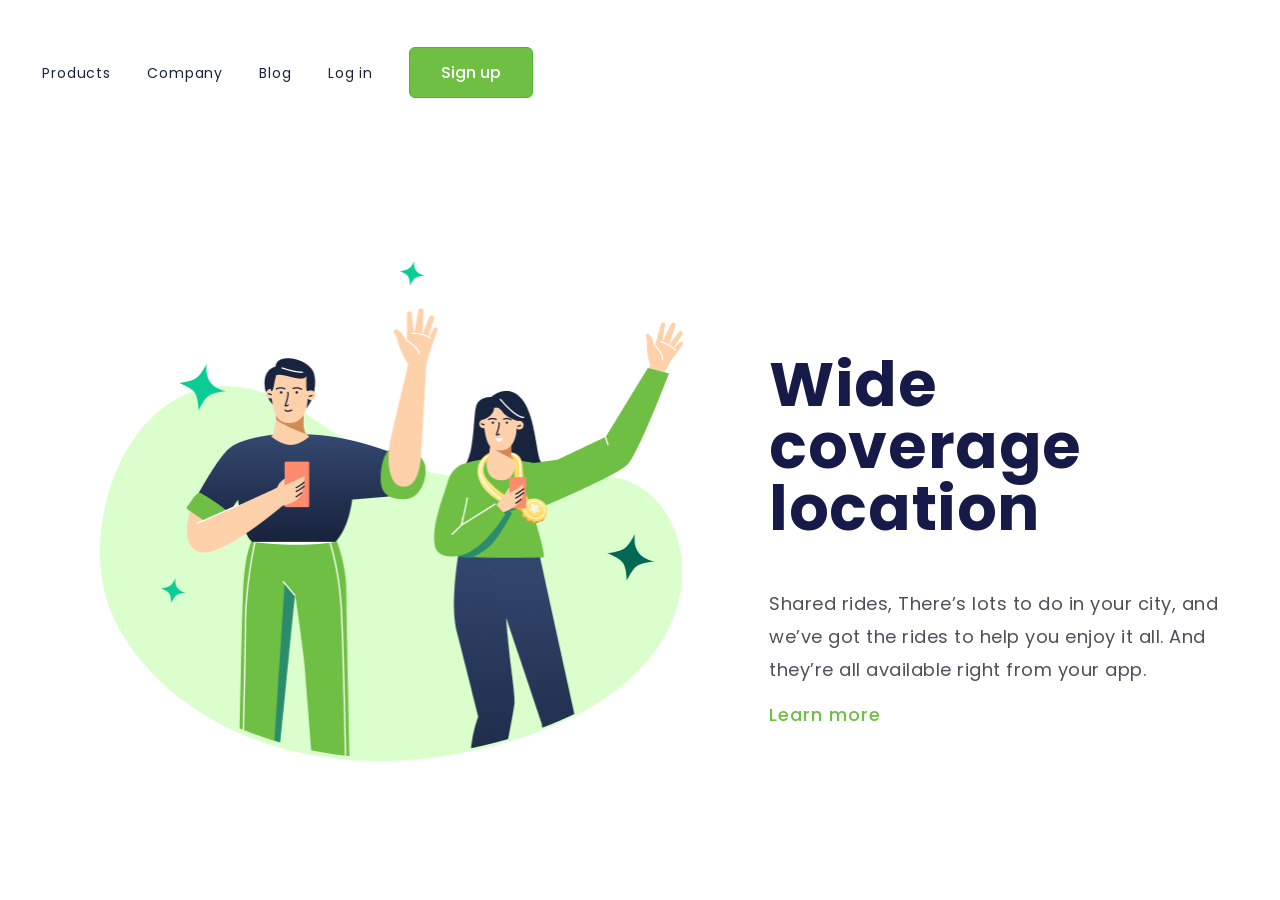
<file: Desafio 1/Index.html>
<!-- DESAFIO -->

<!DOCTYPE html>
<html lang="pt-br">

    <head>

        <meta charset="UTF-8">
        <meta name="viewport" content="width=device-width, initial-scale=1.0">
        
        <link href="./Style.css" rel="stylesheet">

        <link rel="preconnect" href="https://fonts.googleapis.com">
        <link rel="preconnect" href="https://fonts.gstatic.com" crossorigin>
        <link href="https://fonts.googleapis.com/css2?family=Poppins:ital,wght@0,100;0,200;0,300;0,400;0,500;0,600;0,700;0,800;0,900;1,100;1,200;1,300;1,400;1,500;1,600;1,700;1,800;1,900&display=swap" rel="stylesheet">

        <title>Desafio 01 CSS</title>

    </head>

    <body>

        <header>

            <a class="link-header">Products</a>
            <a class="link-header">Company</a>
            <a class="link-header">Blog</a>
            <a class="link-header">Log in</a>

            <button id="button-header">Sign up</button>

        </header>

        <main>

            <img src="./img/Congratulation.png" alt="congratulations">

            <section>
                <h1>Wide coverage location</h1>

                <p>Shared rides, There’s lots to do in your city, and we’ve got the rides to help you enjoy it all. And they’re all available right from your app.</p>

                <a class="learn-more">Learn more</a>              
            </section>

        </main>
              
    </body>

</html>
</file>
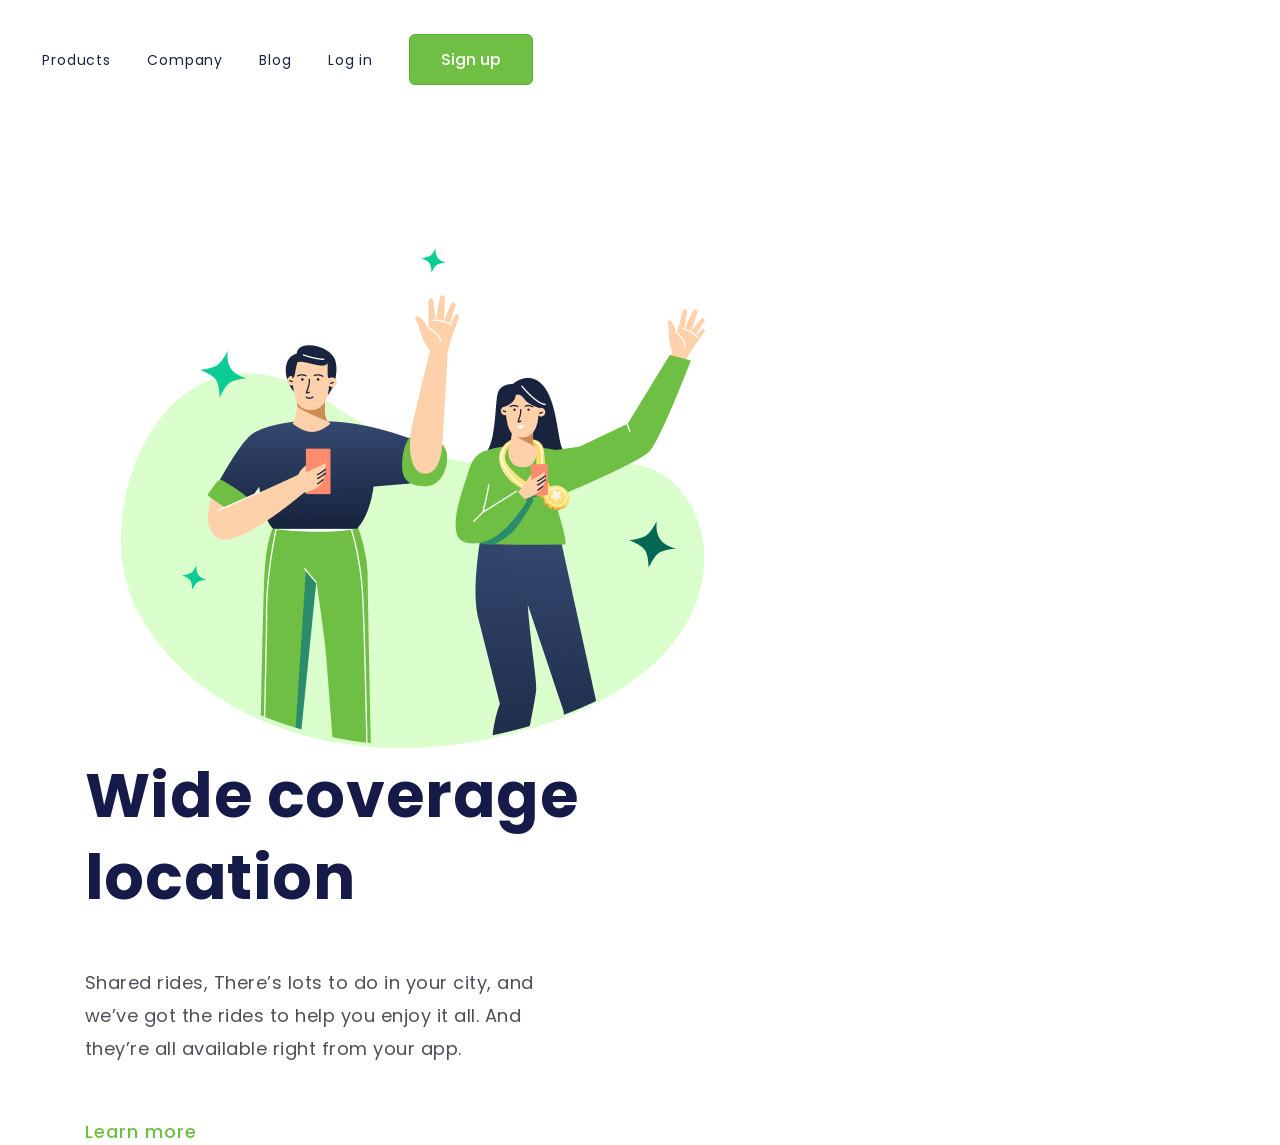
<file: Desafio 2/Index.html>
<!-- Desafio 2 -->

<!DOCTYPE html>
<html lang="en">

    <head>
        <!-- Responsividade -->
        <meta charset="UTF-8">
        <meta name="viewport" content="width=device-width, initial-scale=1.0">
        <!-- CSS -->
        <link rel="stylesheet" href="./Style.css">
        <!-- Fonte -->
        <link rel="preconnect" href="https://fonts.googleapis.com">
        <link rel="preconnect" href="https://fonts.gstatic.com" crossorigin>
        <link href="https://fonts.googleapis.com/css2?family=Poppins:ital,wght@0,100;0,200;0,300;0,400;0,500;0,600;0,700;0,800;0,900;1,100;1,200;1,300;1,400;1,500;1,600;1,700;1,800;1,900&display=swap" rel="stylesheet">
        <!-- Titulo -->
        <title>Document</title>
    </head>

    <body>
        <!-- CAIXA ENGLOBANDO TODA A TELA -->
        <div class="wrapper">
            <!-- HEADER -->
            <header>
                <a class="header-link">Products</a>
                <a class="header-link">Company</a>
                <a class="header-link">Blog</a>
                <a class="header-link">Log in</a>
            </header>
            <!-- BOTÃO -->
            <button>Sign up</button>
            <!-- ESPAÇO ENTRE O HEADER E O BOTÃO DA IMAGEM -->
            <br>
            <!-- IMAGEM DO SITE -->
            <img alt="Positive-congratulation" src="./Assets/Congratulation.png">
            <!-- PARTE DIREITA DO SITE -->
            <section class="content">
                <h1>Wide coverage location</h1>
                <p>Shared rides, There’s lots to do in your city, and we’ve got the rides to help you enjoy it all. And they’re all available right from your app.</p>
                <a id="learn-more-link">Learn more</a>
            </section>
        </div>

    </body>

</html>
</file>
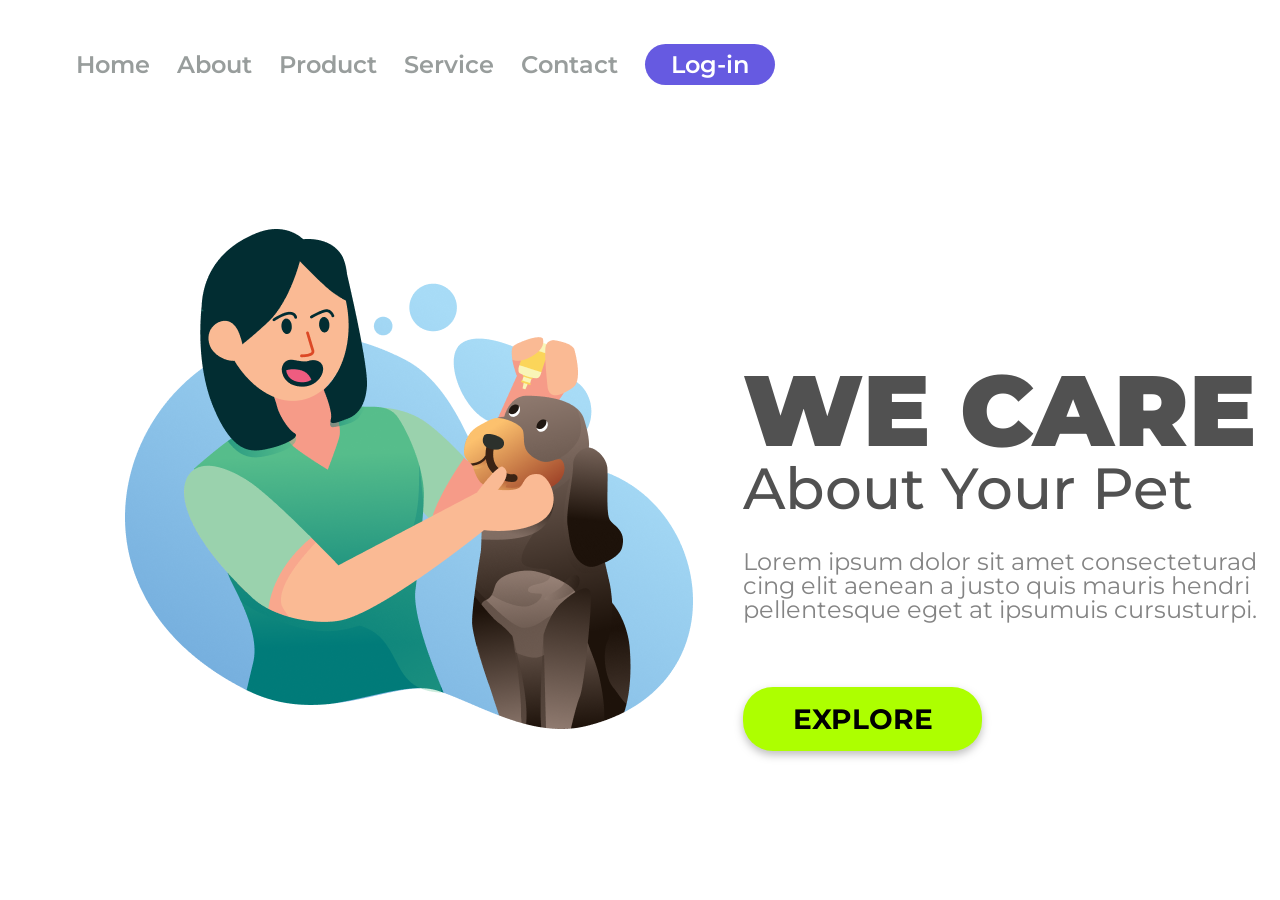
<file: Projeto 1/Index.html>
<!DOCTYPE html>
<html lang="en">

    <head>

        <meta charset="UTF-8">
        <meta name="viewport" content="width=device-width, initial-scale=1.0">
        <link href="./Style.css" rel="stylesheet">
        
        <link rel="preconnect" href="https://fonts.googleapis.com">
        <link rel="preconnect" href="https://fonts.gstatic.com" crossorigin>
        <link href="https://fonts.googleapis.com/css2?family=Montserrat:wght@100..900&display=swap" rel="stylesheet">

        <title>WE CARE</title>

    </head>

    <body>

        <header>

            <a class="link-header">Home</a>
            <a class="link-header">About</a>
            <a class="link-header">Product</a>
            <a class="link-header">Service</a>
            <a class="link-header">Contact</a>
            <button class="button-header">Log-in</button>
            
        </header>

        <main>

            <img src="./img/Illustration 2.png" alt="we-care-logo" class="logo-image">
            
            <section>
                <h1>WE CARE</h1>
                <h2>About Your Pet</h2>
                <p>Lorem ipsum dolor sit amet consecteturad cing elit aenean a justo quis mauris hendri pellentesque eget at ipsumuis cursusturpi.</p>
                <button class="button-main">EXPLORE</button>
            </section>

        </main>

    </body>

</html>
</file>
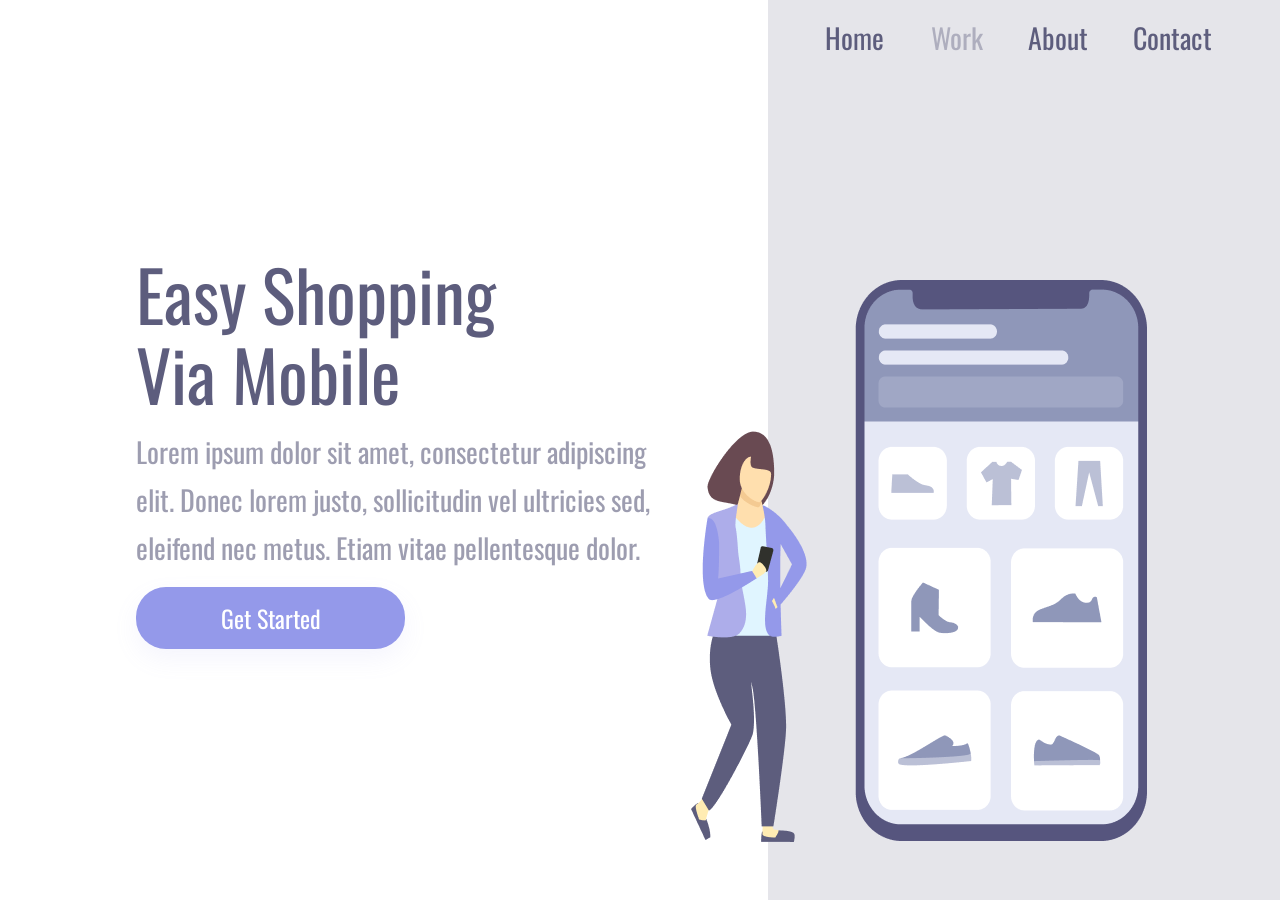
<file: Projeto 2/Index.html>
<!-- PROJETO 2 -->

<!DOCTYPE html>
<html lang="en">
    
    <head>
        <!-- RESPONSIVIDADE -->
        <meta charset="UTF-8"> 
        <meta name="viewport" content="width=device-width, initial-scale=1.0">
        <!-- LINK COM CSS -->
        <link rel="stylesheet" href="./Style.css">
        <!-- FONTE -->
        <link rel="preconnect" href="https://fonts.googleapis.com">
        <link rel="preconnect" href="https://fonts.gstatic.com" crossorigin>
        <link href="https://fonts.googleapis.com/css2?family=Oswald:wght@200..700&display=swap" rel="stylesheet">
        <!-- TÍTULO DA PÁGINA -->
        <title>CSS - Projeto 2</title>
    </head>

    <body>
        <!-- CAIXA ENGLOBANDO TODA A TELA -->
        <div class="wrapper">
            <!-- LADO ESQUERDO DO SITE -->  
            <section class="container-left">
                <h1>Easy Shopping Via Mobile</h1>
                <p>Lorem ipsum dolor sit amet, consectetur  adipiscing elit. Donec lorem justo, sollicitudin vel ultricies sed, eleifend nec metus. Etiam vitae pellentesque dolor. </p>
                <button>Get Started</button>
            </section>
            <!-- LADO DIREITO DO SITE -->
            <section class="container-right">
                <!-- HEADER DO SITE -->
                <header>
                    <a>Home</alass=>
                    <a>Work</a>
                    <a>About</a>
                    <a>Contact</a>
                </header>
                <!-- IMAGEM DO SITE -->
                <img alt="Girl-with-cellphone" src="./Assets/Img-projeto-2.png">
        
            </section>

        </div>

    </body>

</html>
</file>
<file: Desafio 1/Style.css>
/* DESAFIO */

* {    
    font-family: "Poppins", sans-serif;
    margin: 0;
    padding: 0;
    box-sizing: border-box;
}

header {
    margin-top: 47px;
    margin-left: 42px;
}

.link-header {
    margin-right: 32px;
    font-weight: 400;
    font-size: 14px;
    line-height: 21px;
    letter-spacing: 0.88px;
    text-align: center;
    cursor: pointer;
    color: #17233D;
}

#button-header {
    background: #6FBF44;
    border: 1px solid #4CB538;
    border-radius: 6px;
    width: 124px;
    height: 51px;        
    font-weight: 500;
    font-size: 16px;
    line-height: 24px;
    color: #FFFFFF;
    cursor: pointer;
}

img {
    width: 595.18px;
    height: 500px;
    margin: 163px 0 0 100px;
    display: inline-block;
}

section {
    margin-left: 70px;
    display: inline-block;
    width: 493px;
}

h1 {
    font-weight: 700;
    font-size: 62px;
    line-height: 62px;
    letter-spacing: 0.6px;
    color: #161A49;
}

p {
    font-weight: 400;
    font-size: 18px;
    line-height: 33px;
    letter-spacing: 0.5px;
    color: #4B505A;
    margin-top: 47px;
    margin-bottom: 55px;
}

.learn-more {
    font-weight: 500;
    font-size: 18px;
    line-height: 27px;
    letter-spacing: 1px;
    color: #6FBF44;
    cursor:pointer;
    position: relative;
    bottom: 40px;
}
</file>
<file: Desafio 2/Style.css>
/* Desafio 2 */

* {
    margin: 0;
    padding: 0;
    box-sizing: border-box;
    font-family: Poppins, sans-serif;
}

.wapper {
    width: 100vw;
    height: 100vh;
}

header {
    margin-top: 47px;
    margin-left:10px;
    display: inline-block;
}

.header-link {
    margin-left: 32px;
    color: #17233D;
    font-weight: 400;
    font-size: 14px;
    line-height: 100%;
    letter-spacing: 0.88px;
    cursor: pointer;
}

.header-link:hover {
    opacity: 0.8;
}

.header-link:active {
    opacity: 0.5;
}

button {
    width: 124px;
    height: 51px;
    margin-left: 32px;
    background: #6FBF44;
    border: 1px solid #4CB538;
    border-radius: 6px;
    font-weight: 500;
    font-size: 16px;
    cursor: pointer;
    color: #FFFFFF;
}

button:hover {
    opacity: 0.8;
}

button:active {
    opacity: 0.5;
}

img {
    margin: 163px 0px 0px 121px;
    display: inline-block;
    width: 595.17822265625;
    height: 500.0048828125;
}

section {
    display: inline-block;
    margin-left: 84.82px;
}

h1 {
    font-weight: 700;
    font-size: 62px;
    line-height: 82px;
    letter-spacing: 0.6px;
    color: #161A49;
    max-width: 500px;
}

p {
    font-weight: 400;
    font-size: 18px;
    line-height: 33px;
    letter-spacing: 0.5px;
    color: #4B505A;
    width: 500px;
    margin: 47px 0px 55px 0px;
}

#learn-more-link {
    font-weight: 500;
    font-size: 18px;
    line-height: 100%;
    letter-spacing: 1px;
    color: #6FBF44;
    cursor: pointer;
}

#learn-more-link:hover {
    opacity: 0.8;
}

#learn-more-link:active {
    opacity: 0.5;
}

@media screen and (max-width: 800px) {

    .wapper {
        max-width: 100vw;
        max-height: 100vh;
        position: relative;
    }

    header {
        display: none;
    }

    button {
        position: absolute;
        top: 17px;
        right: 15px;
        
    }

    .content {
        margin:0;
        margin-top: 124px;
        display: flex;
        flex-direction: column;
        align-items: center;
    }

    h1 {
        margin:0;
        max-width: 278px;
        text-align: center;
        font-size: 30px;
        line-height: 30px;
    }

    p {
        margin:0;
        max-width: 304px;
        margin-top: 29px;
        text-align: center;
        font-size: 18px;
        line-height: 33px;
    }

    #learn-more-link {
        margin:0;
        margin-top: 26px;
        font-size: 18px;
    }

    /*h1 {
        position: absolute;
        top: 124px;
        left: 50%; /* Desloca o início do elemento para o centro */
        /*transform: translateX(-50%); /* Retorna a metade do elemento para a esquerda */
        /*max-width: 400px;
        min-width: 200px;
        text-align: center;
        font-size: 30px;
        line-height: 30px;
        font-weight: 700;
        letter-spacing: 0.6px;
    }

    p {
        position: absolute;
        top: 213px;
        left: 50%;
        transform: translateX(-50%);
        font-weight: 400;
        font-size: 18px;
        line-height: 33px;
        letter-spacing: 0.5px;
        text-align: center;
        max-width: 304px;
    }

    #learn-more-link {
        position: absolute;
        top: 450px;
        left: 50%;
        transform: translateX(-50%);
        text-align: center;
        font-weight: 500;
        font-size: 18px;
        letter-spacing: 1px;
    }*/

    img {
        margin: 0;
        position:absolute;
        top: 550px;
        left: 50%;
        transform: translateX(-50%);
        width: 312px;
        height: 288px;
    }    

}
</file>
<file: Projeto 1/Style.css>
* {    
    font-family: "Montserrat", sans-serif;
    margin: 0;
    padding: 0;
    box-sizing: border-box;
}

header {
    margin: 44px 0 144px 76px;    
}

.link-header {
    font-weight: 600;
    font-size: 24px;
    line-height: 29px;
    color: #989D9C;
    cursor: pointer;
    margin-right: 23px;
}

.button-header {
    background: #665AE1;
    border-radius: 20.5px;
    width: 130px;
    height: 41px;
    border: none;
    font-weight: 600;
    font-size: 24px;
    line-height: 100%;
    color: #FFFFFF;
    cursor: pointer;
}

.logo-image {
    height: 500px;
    width: 568px;
    margin-left: 125px;
    display: inline-block;
}

section {
    display: inline-block;
    margin-left: 46px;
}

h1 {
    font-weight: 900;
    font-size: 100px;
    line-height: 100%;
    color: #515151;
}

h2 {
    font-weight: 500;
    font-size: 58px;
    line-height: 100%;
    color: #515151;
}

p {
    font-weight: 400;
    font-size: 24px;
    line-height: 100%;
    color: #848484;
    width: 515px;
    margin-top: 32px;
    margin-bottom: 65px;
}

.button-main {
    width: 239px;
    height: 64px;
    border-radius: 30px;
    background: #ADFF00;
    font-weight: 700;
    font-size: 28px;
    line-height: 100%;
    color: #000000;
    cursor: pointer;
    border: none;
    filter: drop-shadow(0px 4px 4px rgba(0, 0, 0, 0.25));
}
</file>
<file: Projeto 2/Style.css>
/* PROJETO 2 */

* {
    margin: 0;
    padding: 0;
    box-sizing: border-box;
    font-family: "Oswald", sans-serif;
    font-weight: 400;
}

.wrapper {
    width: 100vw;
    height: 100vh;
}

.container-left {
    display: inline-block;
    width: 60%;
    padding-left: 136px;
}

h1 {    
    font-size: 70px;
    line-height: 80px;
    color: #5D5D7D;
    margin-top: 40%;
    width: 368px;    
}

p {
    font-size: 28px;
    line-height: 48px;
    color: #5D5D7D;
    opacity: 0.6;
    margin: 15px 0px;
    width: 540px;
}

button {
    width: 269px;
    height: 62px;
    background: #9499EA;
    box-shadow: 0px 10px 24px rgba(148, 153, 234, 0.0979959);
    font-size: 24px;
    line-height: 100%;
    text-align: center;
    color: #FFFFFF;
    border: none;
    border-radius: 30px;        
    cursor: pointer;    
}

button:hover {
    opacity: 0.8;
}

button:active {
    opacity: 0.5;
}

.container-right {
    display: inline-block;    
    height: 100vh;
    width: 40%;
    background: rgba(93, 93, 125, 16%);
    position: absolute;
}

header {
    margin-top: 24px;
    padding-left: 57px;
}

a {
    font-size: 28px;
    line-height: 100%;
    color: #5D5D7D;
    letter-spacing: 0px;
    cursor: pointer;
    margin-right: 41px;
}

a:nth-child(2) {
    opacity: 0.4;
}

a:hover {
    opacity: 0.8;
}

a:nth-child(2):hover {
    opacity: 0.2;
}

a:active {
    opacity: 0.5;
}

a:nth-child(2):active {
    opacity: 0.1;
}

img {
    position: relative;
    top: 25%;
    right: 15%;
}

@media screen and (max-width: 900px) {

    .container-left {
        display: block;
        width: 100%;
        height: 50%;
        padding: 0;
        margin: 0;
    }

    .container-right {
        display: block;  
        height: auto;
        width: 100%;
        position: static;
        padding: 40px;
        margin: 0;   
    }

    img {
        position: static;
        max-width: 90%;
    }

    header {
        display: none;
    }

    h1 {
        font-size: 36px;
        line-height: 52px;
        text-align: center;
        width: auto;
        margin: 58px 50px 0px 50px;
    }

    p {
        margin: 15px 40px;
        width: auto;
        font-size: 14px;
        line-height: 24px;
        text-align: center;
    }

    button {
        display: block;
        margin: 0 auto; /*Com esses dois comandos eu alinho o botão ao centro. */
    }
}
</file>
